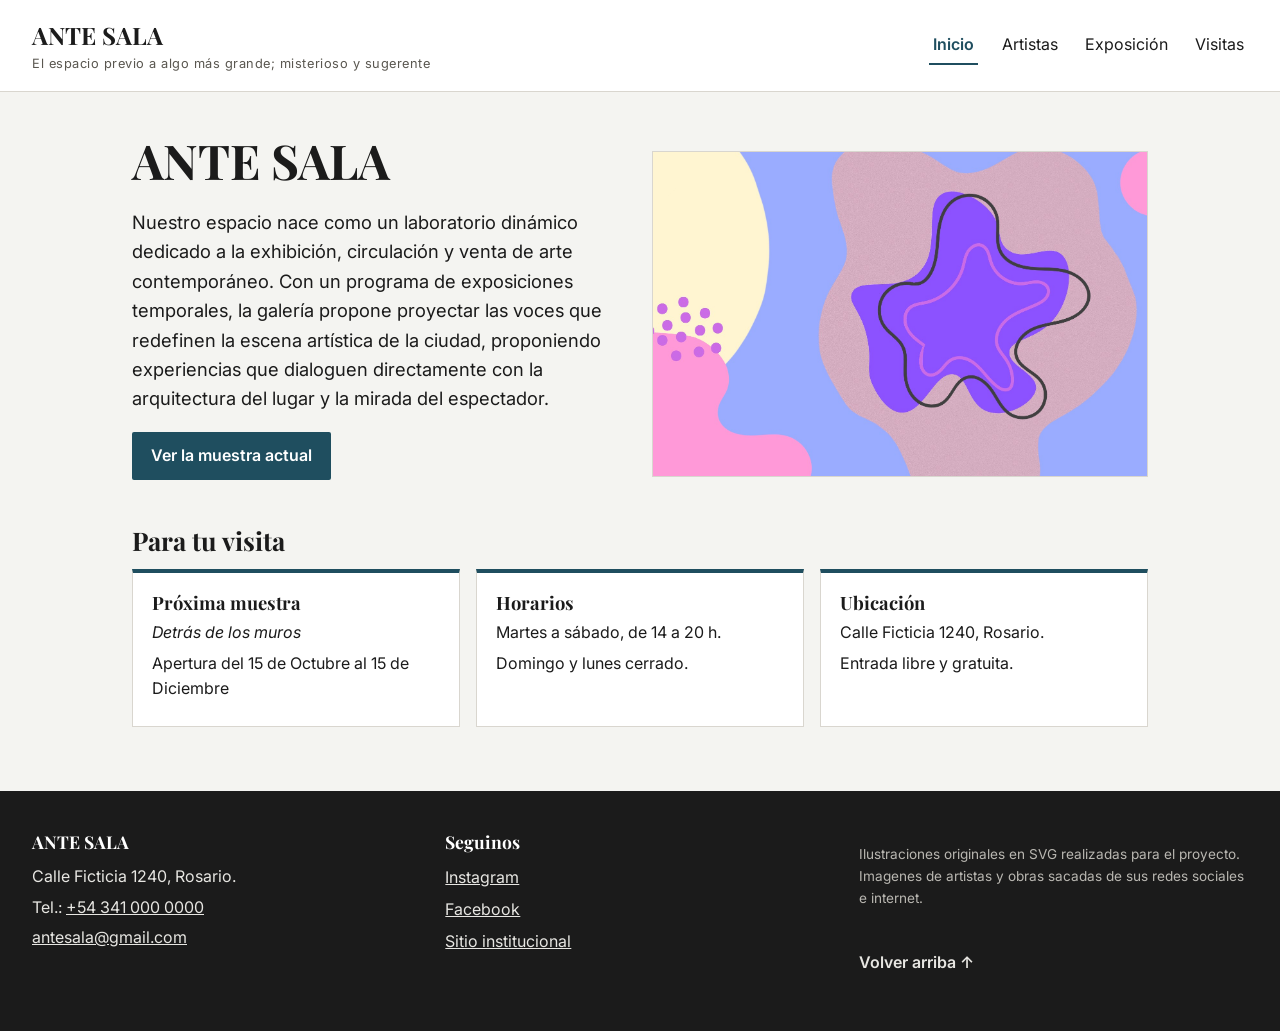
<file: index.html>
<!DOCTYPE html>
<html lang="es">
<head>
  <meta charset="UTF-8">
  <meta name="viewport" content="width=device-width, initial-scale=1.0">
  <meta name="description" content="ANTESALA, el espacio previo a algo más grande; misterioso y sugerente. Horarios, muestra actual y ubicación.">
  <title>Ante Sala - Colección de obras</title>

  <!-- Imágenes: ilustraciones originales en formato SVG creadas para este proyecto. -->
  <link rel="icon" href="img/favicon.svg" type="image/svg+xml">
  <link rel="preconnect" href="https://fonts.googleapis.com">
  <link rel="preconnect" href="https://fonts.gstatic.com" crossorigin>
  <link rel="stylesheet" href="https://fonts.googleapis.com/css2?family=Inter:wght@400;500;600&amp;family=Playfair+Display:wght@600;700&amp;display=swap">
  <link rel="stylesheet" href="css/estilos.css"> <!-- linkeo la hoja de estilos -->
</head>
<body>

  <header class="cabecera" id="inicio">
    <a class="marca" href="index.html">
      <span class="marca__nombre">ANTE SALA</span>
      <span class="marca__tipo">El espacio previo a algo más grande; misterioso y sugerente</span>
    </a>
    <nav class="menu" aria-label="Navegación principal">
      <ul>
        <li><a class="actual" aria-current="page" href="index.html">Inicio</a></li>
        <li><a href="artistas.html">Artistas</a></li>
        <li><a href="exposicion.html">Exposición</a></li>
        <li><a href="visita.html">Visitas</a></li>
      </ul>
    </nav>
  </header>

  <main class="contenido">

    <section class="hero" aria-labelledby="titulo-inicio">
      <div class="hero__texto">
        <h1 id="titulo-inicio">ANTE SALA</h1>
        <p class="hero__intro">
          Nuestro espacio nace como un laboratorio dinámico dedicado a la exhibición, circulación y venta de arte contemporáneo. Con un programa de exposiciones temporales, la galería propone proyectar las voces que redefinen la escena artística de la ciudad, proponiendo experiencias que dialoguen directamente con la arquitectura del lugar y la mirada del espectador.
        </p>
        <p>
          <a class="boton" href="exposicion.html">Ver la muestra actual</a>
        </p>
      </div>
      <figure class="hero__imagen">
        <img src="img/img-inicio.jpeg" width="880" height="560"
             alt="Sala de la galería con tres obras enmarcadas colgadas en la pared, un ventanal con luz natural y un banco de madera en el centro.">
      </figure>
    </section>

    <section class="tarjetas" aria-labelledby="titulo-visita">
      <h2 id="titulo-visita">Para tu visita</h2>
      <div class="tarjetas__fila">

        <article class="tarjeta">
          <h3>Próxima muestra</h3>
          <p><em>Detrás de los muros</em></p>
          <p>Apertura del 15 de Octubre al 15 de Diciembre</p>
        </article>

        <article class="tarjeta">
          <h3>Horarios</h3>
          <p>Martes a sábado, de 14 a 20 h.</p>
          <p>Domingo y lunes cerrado.</p>
        </article>

        <article class="tarjeta">
          <h3>Ubicación</h3>
          <p>Calle Ficticia 1240, Rosario.</p>
          <p>Entrada libre y gratuita.</p>
        </article>

      </div>
    </section>

  </main>

  <footer class="pie">
    <div class="pie__col">
      <h2 class="pie__titulo">ANTE SALA</h2>
      <address>
        Calle Ficticia 1240, Rosario.<br>
        Tel.: <a href="tel:+543410000000">+54 341 000 0000</a><br>
        <a href="mailto:antesala@gmail.com">antesala@gmail.com</a>
      </address>
    </div>
    <div class="pie__col">
      <h2 class="pie__titulo">Seguinos</h2>
      <ul class="redes">
        <li><a href="#">Instagram</a></li>
        <li><a href="#">Facebook</a></li>
        <li><a href="https://www.uai.edu.ar">Sitio institucional</a></li>
      </ul>
    </div>
    <div class="pie__col">
      <p class="pie__nota">
        Ilustraciones originales en SVG realizadas para el proyecto.
        <br>Imagenes de artistas y obras sacadas de sus redes sociales e internet.
      </p>
      <p><a class="volver" href="#inicio">Volver arriba ↑</a></p>
    </div>
  </footer>

</body>
</html>
</file>
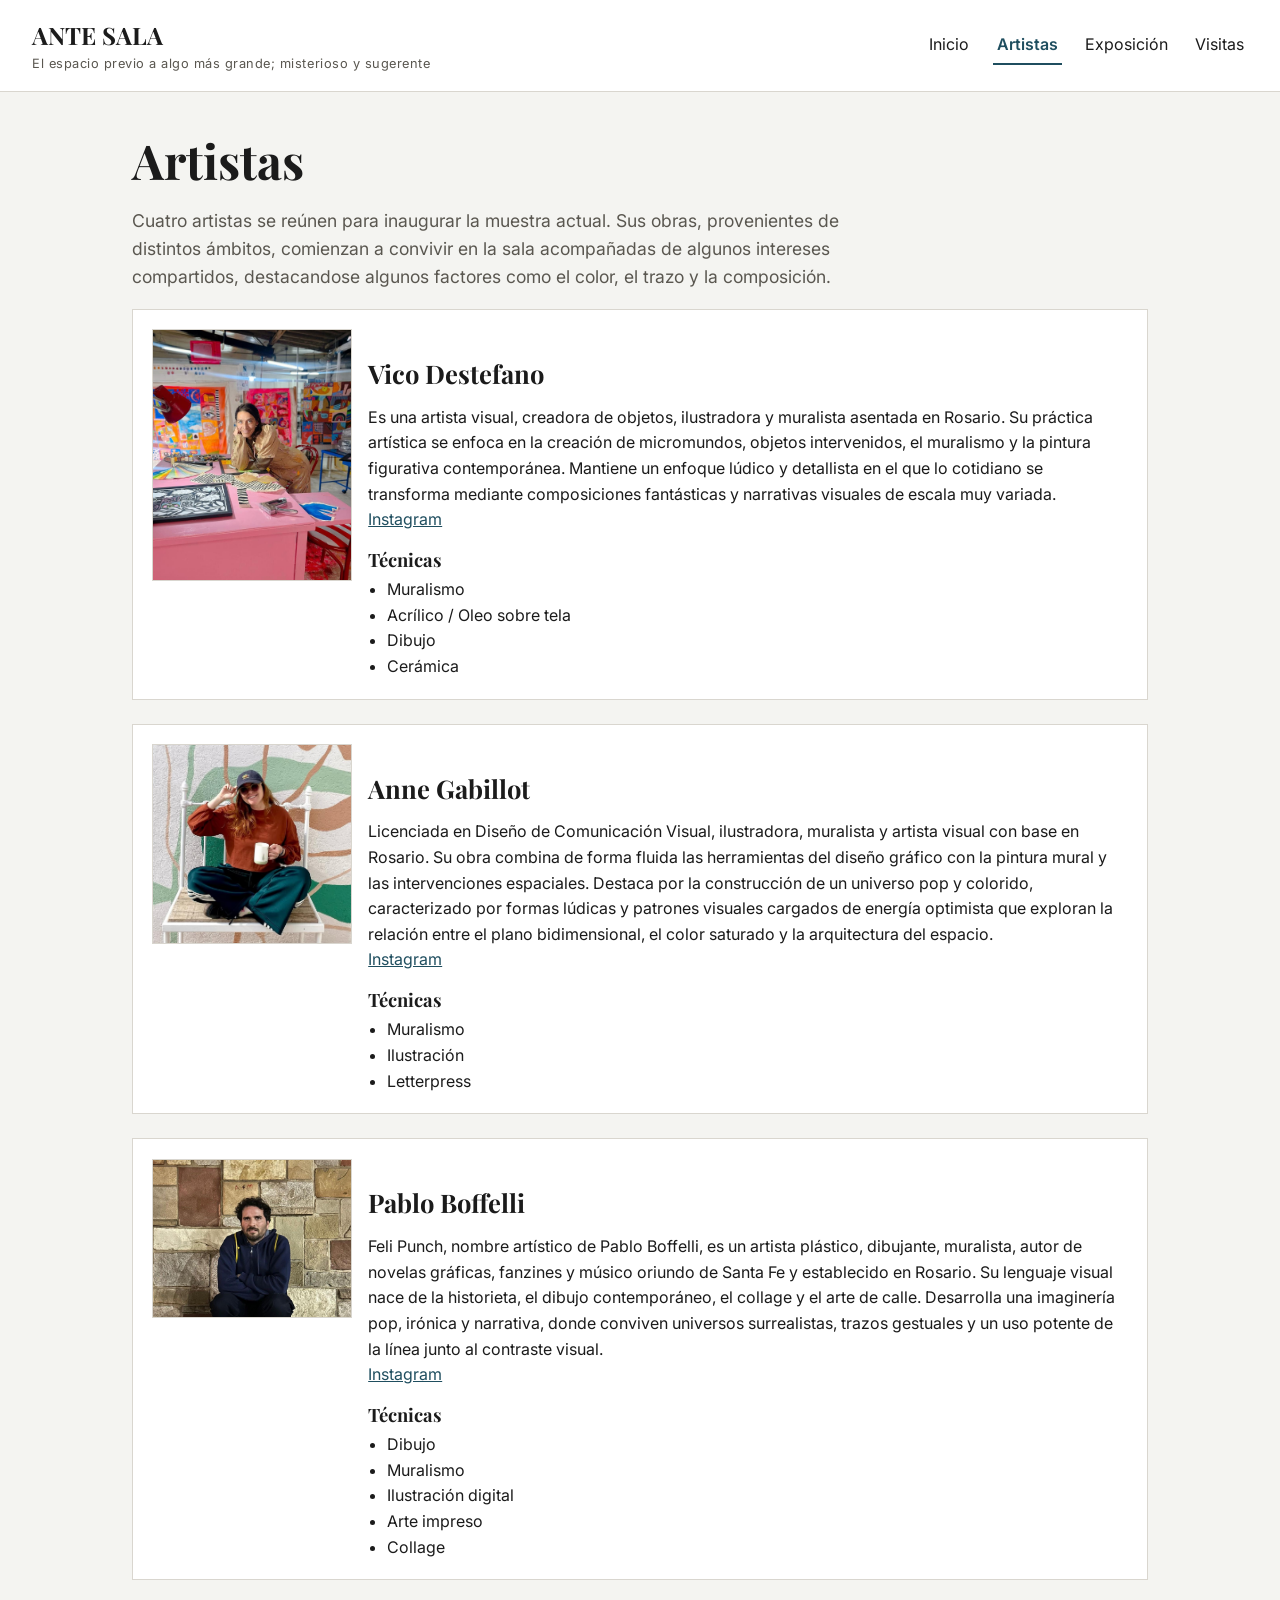
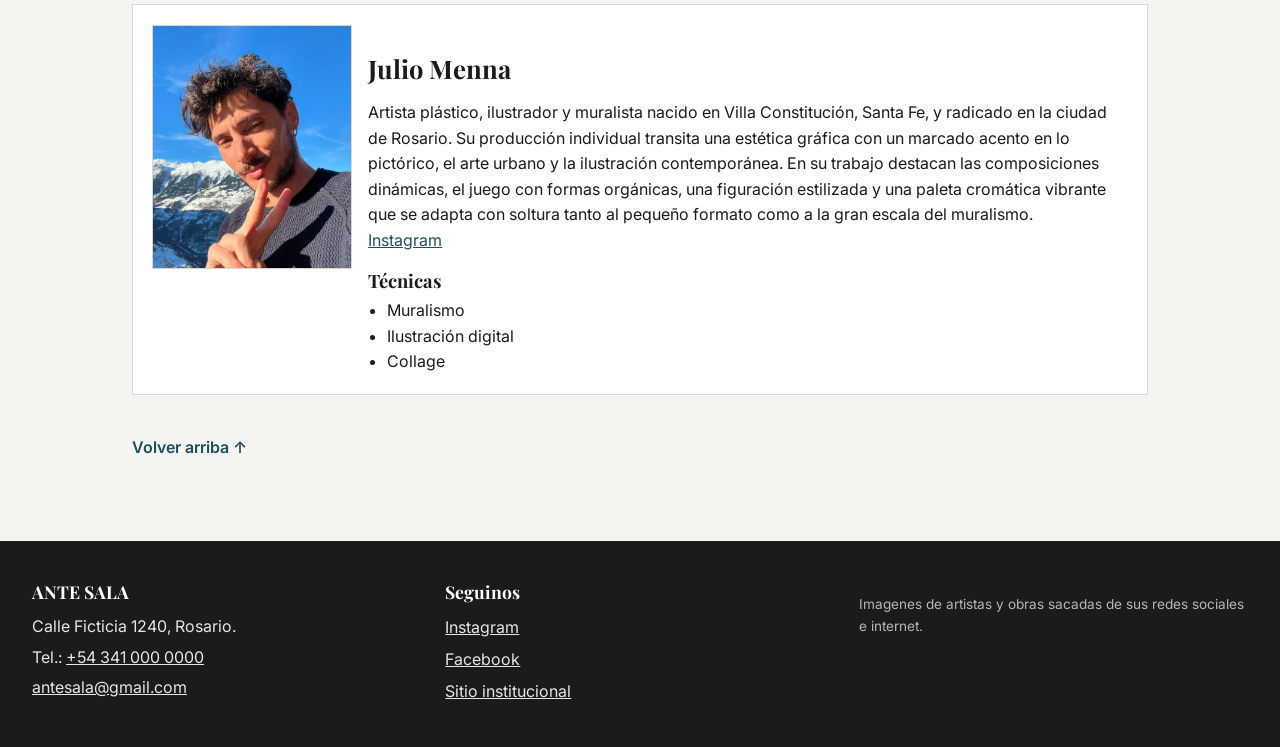
<file: artistas.html>
<!DOCTYPE html>
<html lang="es">
<head>
  <meta charset="UTF-8">
  <meta name="viewport" content="width=device-width, initial-scale=1.0">
  <meta name="description" content="Artistas de ANTE SALA. Biografías breves y técnicas de cada autor.">
  <title>Artistas — ANTE SALA</title>

  <!-- Imágenes: ilustraciones originales en formato SVG creadas para este proyecto. -->
  <link rel="icon" href="img/favicon.svg" type="image/svg+xml">
  <link rel="preconnect" href="https://fonts.googleapis.com">
  <link rel="preconnect" href="https://fonts.gstatic.com" crossorigin>
  <link rel="stylesheet" href="https://fonts.googleapis.com/css2?family=Inter:wght@400;500;600&amp;family=Playfair+Display:wght@600;700&amp;display=swap">
  <link rel="stylesheet" href="css/estilos.css">
</head>
<body>

  <header class="cabecera" id="inicio">
    <a class="marca" href="index.html">
      <span class="marca__nombre">ANTE SALA</span>
      <span class="marca__tipo">El espacio previo a algo más grande; misterioso y sugerente</span>
    </a>
    <nav class="menu" aria-label="Navegación principal">
      <ul>
        <li><a href="index.html">Inicio</a></li>
        <li><a class="actual" aria-current="page" href="artistas.html">Artistas</a></li>
        <li><a href="exposicion.html">Exposición</a></li>
        <li><a href="visita.html">Visitas</a></li>
      </ul>
    </nav>
  </header>

  <main class="contenido">

    <h1>Artistas</h1>
    <p class="entrada">
      Cuatro artistas se reúnen para inaugurar la muestra actual. 
      Sus obras, provenientes de distintos ámbitos, comienzan a convivir en la sala acompañadas de algunos intereses compartidos, destacandose algunos factores como el color, el trazo y la composición.
    </p>

    <section class="artistas" aria-label="Listado de artistas">

      <article class="artista">
        <img class="artista__foto" src="img/artista1.jpeg" width="400" height="400"
             alt="Foto de Vico Destefano en un taller de arte sacada de sus redes sociales">
        <div class="artista__texto">
          <h2>Vico Destefano</h2>
          <p>
            Es una artista visual, creadora de objetos, ilustradora y muralista asentada en Rosario. Su práctica artística se enfoca en la creación de micromundos, objetos intervenidos, el muralismo y la pintura figurativa contemporánea. 
            Mantiene un enfoque lúdico y detallista en el que lo cotidiano se transforma mediante composiciones fantásticas y narrativas visuales de escala muy variada.
            <br><a href="https://www.instagram.com/vicodestefano/" target="_blank" rel="noopener">Instagram</a>
          </p>
          <h3>Técnicas</h3>
          <ul class="tecnicas">
            <li>Muralismo</li>
            <li>Acrílico / Oleo sobre tela</li>
            <li>Dibujo</li>
            <li>Cerámica</li>
          </ul>
        </div>
      </article>

      <article class="artista">
        <img class="artista__foto" src="img/artista2.jpeg" width="400" height="400"
             alt="Foto de Anne Gabillot con un mural de fondo, sacada de sus redes sociales">
        <div class="artista__texto">
          <h2>Anne Gabillot</h2>
          <p>
            Licenciada en Diseño de Comunicación Visual, ilustradora, muralista y artista visual con base en Rosario. 
            Su obra combina de forma fluida las herramientas del diseño gráfico con la pintura mural y las intervenciones espaciales. Destaca por la construcción de un universo pop y colorido, caracterizado por formas lúdicas y patrones visuales cargados de energía optimista que exploran la relación entre el plano bidimensional, el color saturado y la arquitectura del espacio.
            <br><a href="https://www.instagram.com/annegabillot/" target="_blank" rel="noopener">Instagram</a>
          </p>
          <h3>Técnicas</h3>
          <ul class="tecnicas">
            <li>Muralismo</li>
            <li>Ilustración</li>
            <li>Letterpress</li>
          </ul>
        </div>
      </article>

      <article class="artista">
        <img class="artista__foto" src="img/artista3.jpeg" width="400" height="400"
             alt="Foto de Pablo Boffelli con una pared de mosaicos de fondo, sacada de internet">
        <div class="artista__texto">
          <h2>Pablo Boffelli</h2>
          <p>
            Feli Punch, nombre artístico de Pablo Boffelli, es un artista plástico, dibujante, muralista, autor de novelas gráficas, fanzines y músico oriundo de Santa Fe y establecido en Rosario. 
            Su lenguaje visual nace de la historieta, el dibujo contemporáneo, el collage y el arte de calle. Desarrolla una imaginería pop, irónica y narrativa, donde conviven universos surrealistas, trazos gestuales y un uso potente de la línea junto al contraste visual.
            <br><a href="https://www.instagram.com/feli_punch/" target="_blank" rel="noopener">Instagram</a>
          </p>
          <h3>Técnicas</h3>
          <ul class="tecnicas">
            <li>Dibujo</li>
            <li>Muralismo</li>
            <li>Ilustración digital</li>
            <li>Arte impreso</li>
            <li>Collage</li>
          </ul>
        </div>
      </article>

      <article class="artista">
        <img class="artista__foto" src="img/artista4.jpeg" width="400" height="400"
             alt="Foto de Julio Menna en el sur de Argentina haciendo el simbolo de paz con los dedos, sacada de sus redes sociales">
        <div class="artista__texto">
          <h2>Julio Menna</h2>
          <p>
            Artista plástico, ilustrador y muralista nacido en Villa Constitución, Santa Fe, y radicado en la ciudad de Rosario. Su producción individual transita una estética gráfica con un marcado acento en lo pictórico, el arte urbano y la ilustración contemporánea. 
            En su trabajo destacan las composiciones dinámicas, el juego con formas orgánicas, una figuración estilizada y una paleta cromática vibrante que se adapta con soltura tanto al pequeño formato como a la gran escala del muralismo.
            <br><a href="https://www.instagram.com/juliomenna/" target="_blank" rel="noopener">Instagram</a>
          </p>
          <h3>Técnicas</h3>
          <ul class="tecnicas">
            <li>Muralismo</li>
            <li>Ilustración digital</li>
            <li>Collage</li>
          </ul>
        </div>
      </article>

    </section>

    <p><a class="volver" href="#inicio">Volver arriba ↑</a></p>

  </main>

  <footer class="pie">
    <div class="pie__col">
      <h2 class="pie__titulo">ANTE SALA</h2>
      <address>
        Calle Ficticia 1240, Rosario.<br>
        Tel.: <a href="tel:+543410000000">+54 341 000 0000</a><br>
        <a href="mailto:antesala@gmail.com">antesala@gmail.com</a>
      </address>
    </div>
    <div class="pie__col">
      <h2 class="pie__titulo">Seguinos</h2>
      <ul class="redes">
        <li><a href="#">Instagram</a></li>
        <li><a href="#">Facebook</a></li>
        <li><a href="https://www.uai.edu.ar">Sitio institucional</a></li>
      </ul>
    </div>
    <div class="pie__col">
      <p class="pie__nota">
        Imagenes de artistas y obras sacadas de sus redes sociales e internet.
      </p>
    </div>
  </footer>

</body>
</html>
</file>
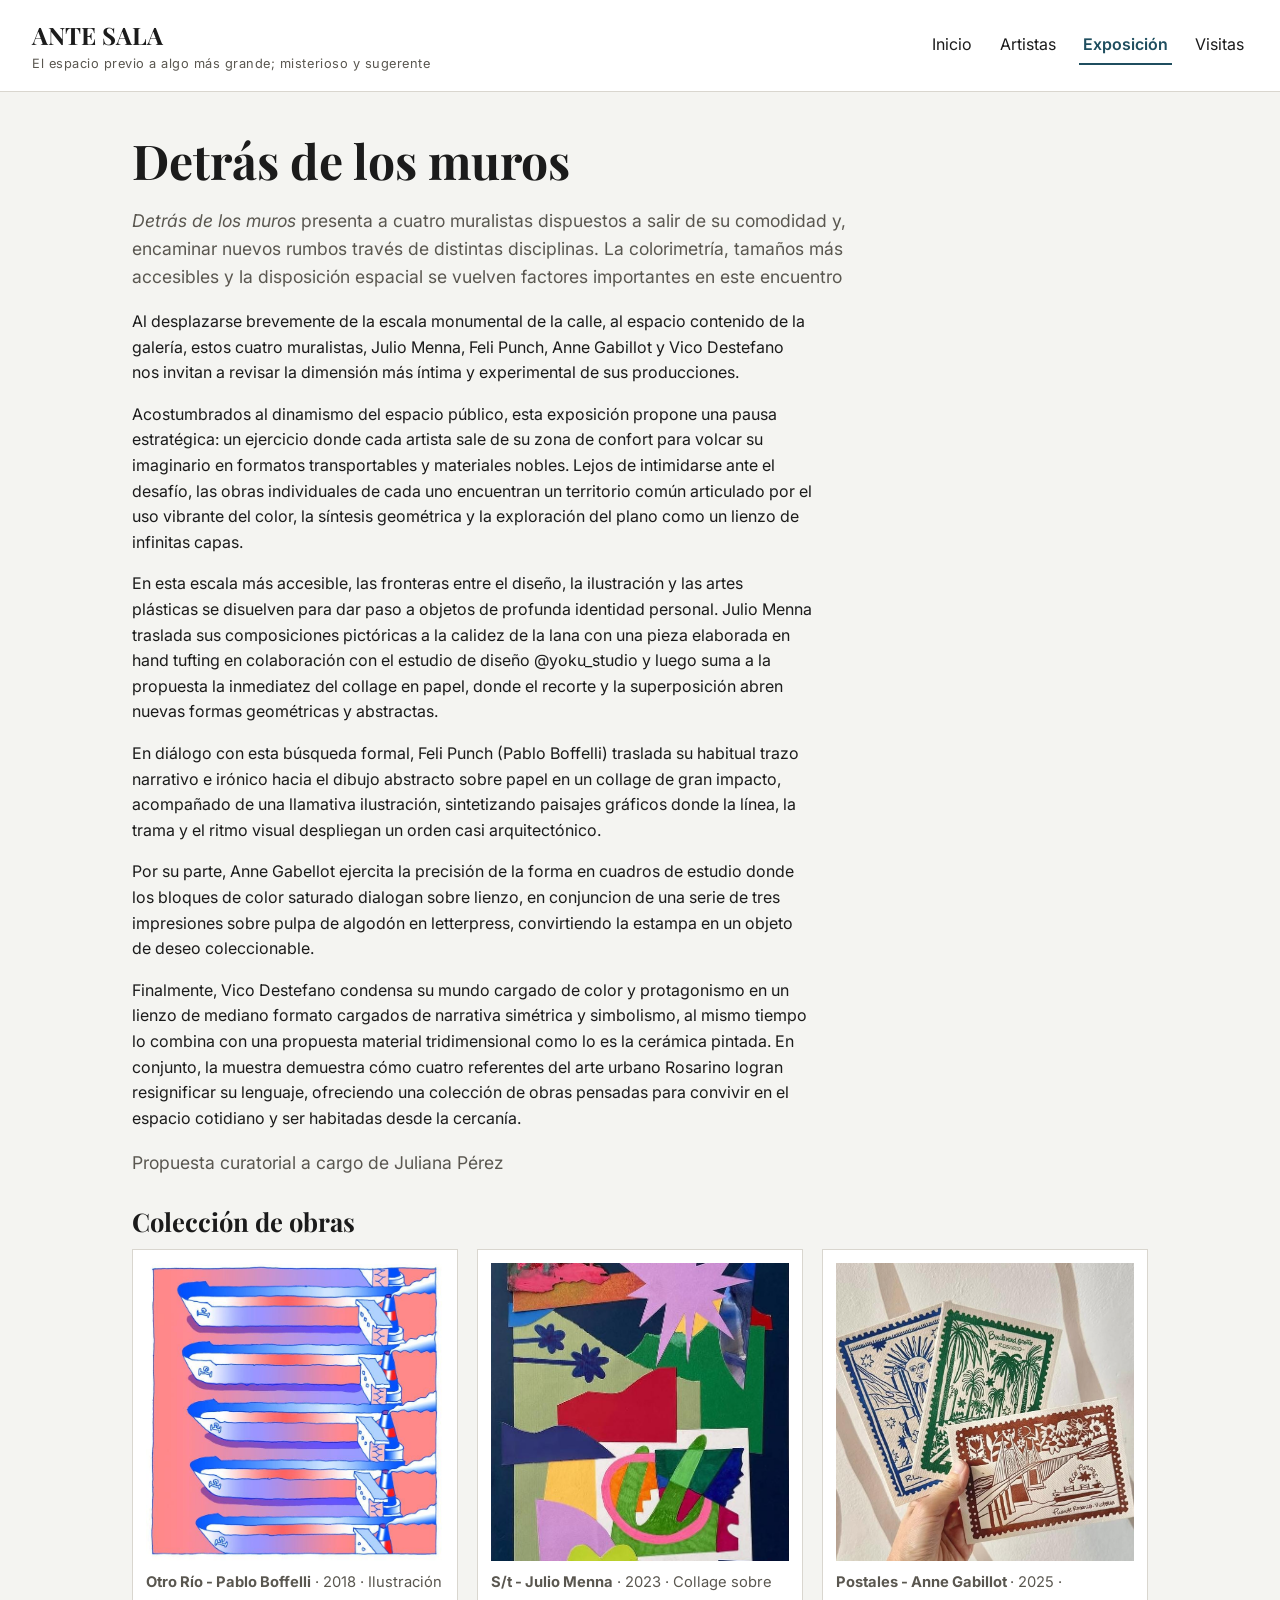
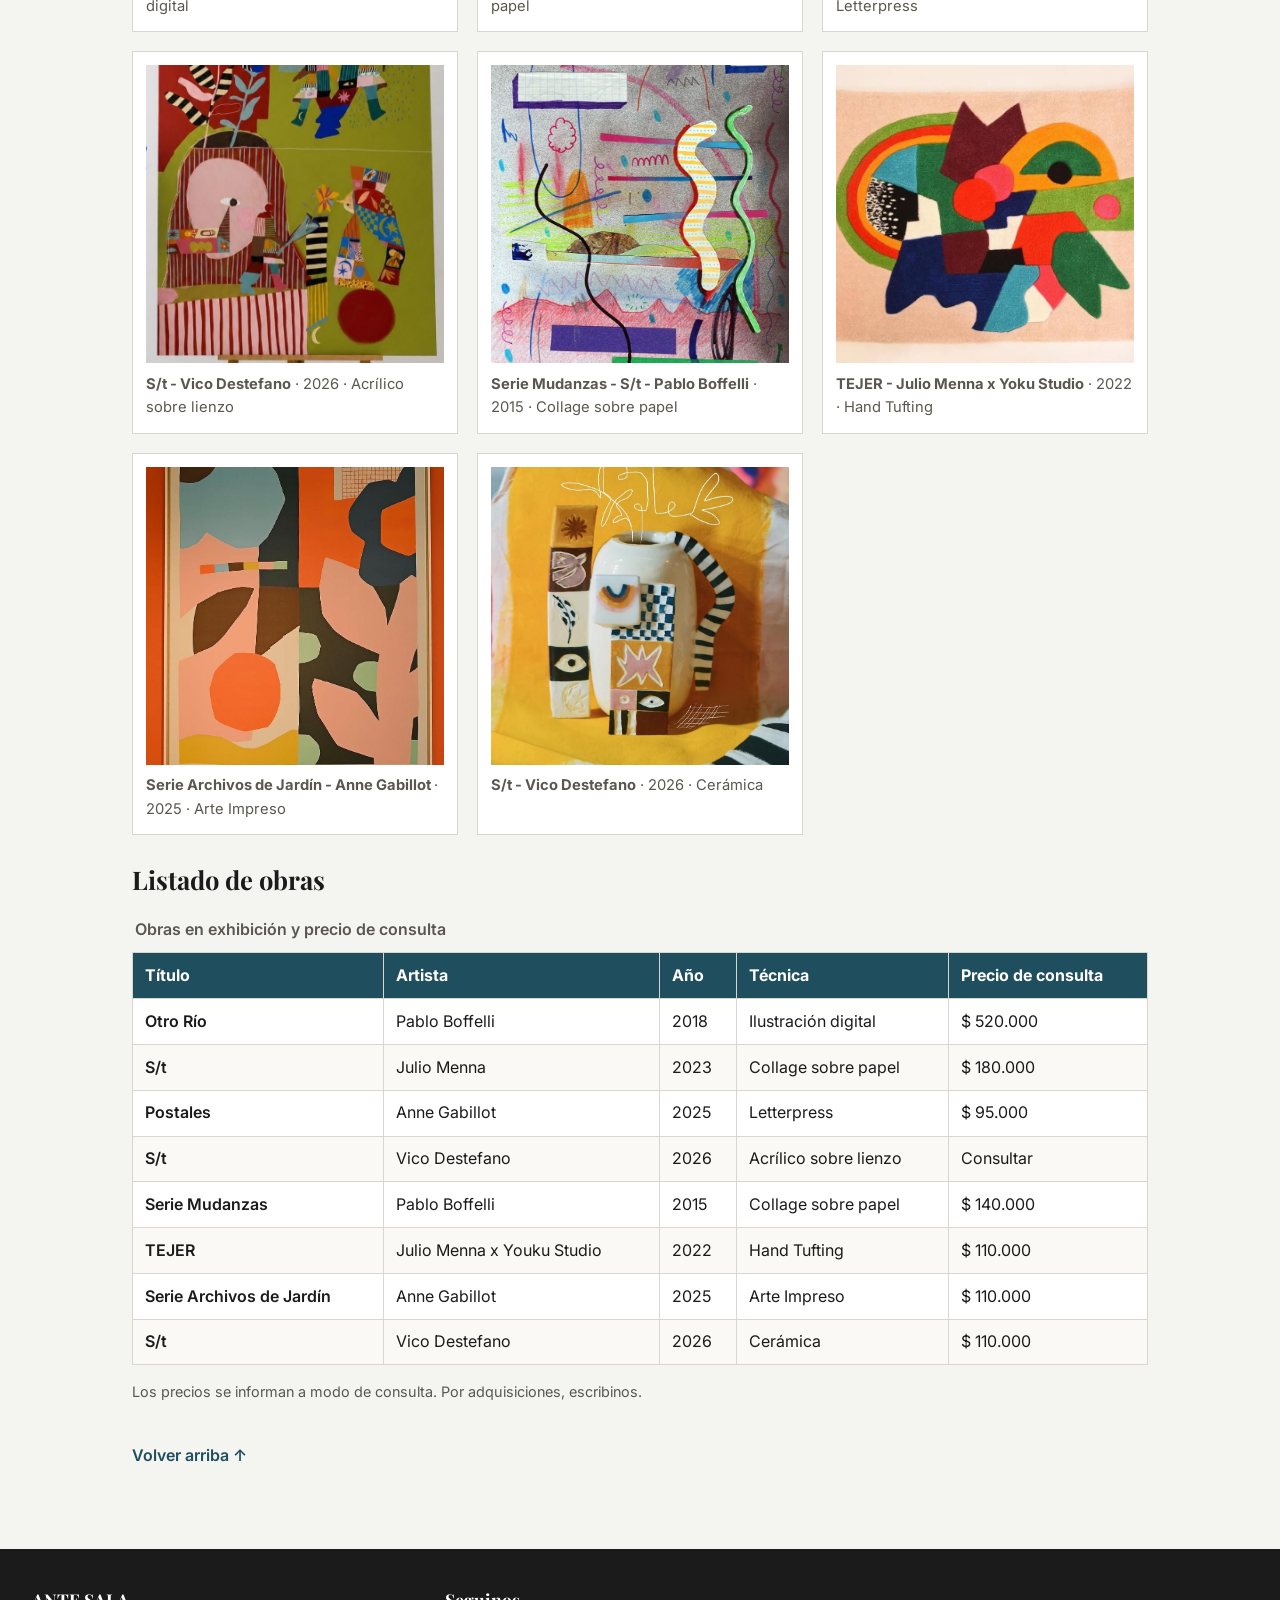
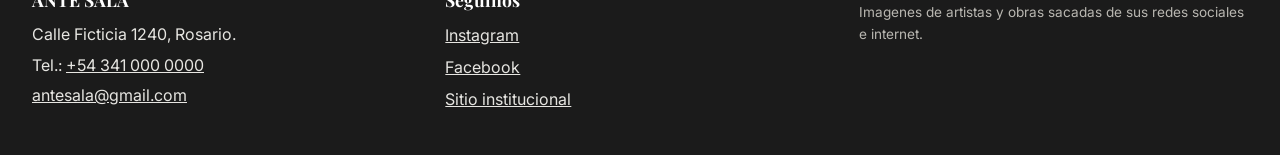
<file: exposicion.html>
<!DOCTYPE html>
<html lang="es">
<head>
  <meta charset="UTF-8">
  <meta name="viewport" content="width=device-width, initial-scale=1.0">
  <meta name="description" content="Detrás de los muros, exposición actual de ANTE SALA: colección de obras">
  <title>Exposición: Detrás de los muros — ANTE SALA</title>

  <!-- Imágenes: ilustraciones originales en formato SVG creadas para este proyecto. -->
  <link rel="icon" href="img/favicon.svg" type="image/svg+xml">
  <link rel="preconnect" href="https://fonts.googleapis.com">
  <link rel="preconnect" href="https://fonts.gstatic.com" crossorigin>
  <link rel="stylesheet" href="https://fonts.googleapis.com/css2?family=Inter:wght@400;500;600&amp;family=Playfair+Display:wght@600;700&amp;display=swap">
  <link rel="stylesheet" href="css/estilos.css">
</head>
<body>

  <header class="cabecera" id="inicio">
    <a class="marca" href="index.html">
      <span class="marca__nombre">ANTE SALA</span>
      <span class="marca__tipo">El espacio previo a algo más grande; misterioso y sugerente</span>
    </a>
    <nav class="menu" aria-label="Navegación principal">
      <ul>
        <li><a href="index.html">Inicio</a></li>
        <li><a href="artistas.html">Artistas</a></li>
        <li><a class="actual" aria-current="page" href="exposicion.html">Exposición</a></li>
        <li><a href="visita.html">Visitas</a></li>
      </ul>
    </nav>
  </header>

  <main class="contenido">

    <h1>Detrás de los muros</h1>

    <section class="curatorial" aria-label="Texto curatorial">
      <p class="entrada">
        <em>Detrás de los muros</em> presenta a cuatro muralistas dispuestos a salir de su comodidad y, encaminar nuevos rumbos través de distintas disciplinas. 
        La colorimetría, tamaños más accesibles y la disposición espacial se vuelven factores importantes en este encuentro
      </p>
      <p>
        Al desplazarse brevemente de la escala monumental de la calle, al espacio contenido de la galería, estos cuatro muralistas, Julio Menna, Feli Punch, Anne Gabillot y Vico Destefano nos invitan a revisar la dimensión más íntima y experimental de sus producciones.
      </p>
      <p>
        Acostumbrados al dinamismo del espacio público, esta exposición propone una pausa estratégica: un ejercicio donde cada artista sale de su zona de confort para volcar su imaginario en formatos transportables y materiales nobles. Lejos de intimidarse ante el desafío, las obras individuales de cada uno encuentran un territorio común articulado por el uso vibrante del color, la síntesis geométrica y la exploración del plano como un lienzo de infinitas capas.
      </p>
      <p>
        En esta escala más accesible, las fronteras entre el diseño, la ilustración y las artes plásticas se disuelven para dar paso a objetos de profunda identidad personal. Julio Menna traslada sus composiciones pictóricas a la calidez de la lana con una pieza elaborada en hand tufting en colaboración con el estudio de diseño @yoku_studio y luego suma a la propuesta la inmediatez del collage en papel, donde el recorte y la superposición abren nuevas formas geométricas y abstractas.
      </p>
      <p>
        En diálogo con esta búsqueda formal, Feli Punch (Pablo Boffelli) traslada su habitual trazo narrativo e irónico hacia el dibujo abstracto sobre papel  en un collage de gran impacto, acompañado de una llamativa ilustración, sintetizando paisajes gráficos donde la línea, la trama y el ritmo visual despliegan un orden casi arquitectónico.  
      </p>
      <p>
        Por su parte, Anne Gabellot ejercita la precisión de la forma en cuadros de estudio donde los bloques de color saturado dialogan sobre lienzo, en conjuncion de una serie de tres impresiones sobre pulpa de algodón en letterpress, convirtiendo la estampa en un objeto de deseo coleccionable. 
      </p>
      <p>
        Finalmente, Vico Destefano condensa su mundo cargado de color y protagonismo en un lienzo de mediano formato cargados de narrativa simétrica y simbolismo, al mismo tiempo lo combina con una propuesta material tridimensional como lo es la cerámica pintada. En conjunto, la muestra demuestra cómo cuatro referentes del arte urbano Rosarino logran resignificar su lenguaje, ofreciendo una colección de obras pensadas para convivir en el espacio cotidiano y ser habitadas desde la cercanía.
      </p>
      <p class="entrada">Propuesta curatorial a cargo de Juliana Pérez</p>
    </section>

    <section class="galeria" aria-labelledby="titulo-galeria">
      <h2 id="titulo-galeria">Colección de obras</h2>
      <div class="galeria__grid">

        <figure class="obra">
          <img src="img/obra1.jpeg" width="500" height="500"
               alt="Ilustración digital 'Otro Río' de Pablo Boffelli mostrando una repetición de barcos.">
          <figcaption><b>Otro Río - Pablo Boffelli</b> · 2018 · Ilustración digital</figcaption>
        </figure>

        <figure class="obra">
          <img src="img/obra2.jpeg" width="500" height="500"
               alt="Collage sobre papel sin título de Julio Menna con formas abstractas coloridas y una estrella lila">
          <figcaption><b>S/t - Julio Menna</b> · 2023 · Collage sobre papel</figcaption>
        </figure>

        <figure class="obra">
          <img src="img/obra3.jpeg" width="500" height="500"
               alt="Tres postales en letterpress de Anne Gabillot con ilustraciones de paisajes icónicos de Rosario.">
          <figcaption><b>Postales - Anne Gabillot </b> · 2025 · Letterpress</figcaption>
        </figure>

        <figure class="obra">
          <img src="img/obra4.jpeg" width="500" height="500"
               alt="Pintura acrílica sobre lienzo sin título de Vico Destefano con un rostro y figuras abstractas.">
          <figcaption><b>S/t - Vico Destefano</b> · 2026 · Acrílico sobre lienzo</figcaption>
        </figure>

        <figure class="obra">
          <img src="img/obra5.jpeg" width="500" height="500"
               alt="Collage sobre papel 'Serie Mudanzas' de Pablo Boffelli con líneas onduladas y recortes geométricos.">
          <figcaption><b>Serie Mudanzas - S/t - Pablo Boffelli</b> · 2015 · Collage sobre papel</figcaption>
        </figure>

        <figure class="obra">
          <img src="img/obra6.jpeg" width="500" height="500"
               alt="Obra textil de hand tufting 'TEJER' de Julio Menna y Yoku Studio con formas abstractas en colores vibrantes.">
          <figcaption><b>TEJER - Julio Menna x Yoku Studio</b> · 2022 · Hand Tufting</figcaption>
        </figure>

        <figure class="obra">
          <img src="img/obra7.jpeg" width="500" height="500"
               alt="Arte impreso 'Serie Archivos de Jardín' de Anne Gabillot con figuras botánicas y geométricas abstractas.">
          <figcaption><b>Serie Archivos de Jardín - Anne Gabillot </b> · 2025 · Arte Impreso</figcaption>
        </figure>

        <figure class="obra">
          <img src="img/obra8.jpeg" width="500" height="500"
               alt="Pieza de cerámica sin título de Vico Destefano tipo jarrón con patrones geométricos y asa a rayas.">
          <figcaption><b>S/t - Vico Destefano</b> · 2026 · Cerámica</figcaption>
        </figure>
      </div>
    </section>

    <section class="listado" aria-labelledby="titulo-listado">
      <h2 id="titulo-listado">Listado de obras</h2>
      <div class="tabla-scroll">
        <table>
          <caption>Obras en exhibición y precio de consulta</caption>
          <thead>
            <tr>
              <th scope="col">Título</th>
              <th scope="col">Artista</th>
              <th scope="col">Año</th>
              <th scope="col">Técnica</th>
              <th scope="col">Precio de consulta</th>
            </tr>
          </thead>
          <tbody>
            <tr>
              <th scope="row">Otro Río</th>
              <td>Pablo Boffelli</td>
              <td>2018</td>
              <td>Ilustración digital</td>
              <td>$ 520.000</td>
            </tr>
            <tr>
              <th scope="row">S/t</th>
              <td>Julio Menna</td>
              <td>2023</td>
              <td>Collage sobre papel</td>
              <td>$ 180.000</td>
            </tr>
            <tr>
              <th scope="row">Postales</th>
              <td>Anne Gabillot</td>
              <td>2025</td>
              <td>Letterpress</td>
              <td>$ 95.000</td>
            </tr>
            <tr>
              <th scope="row">S/t</th>
              <td>Vico Destefano</td>
              <td>2026</td>
              <td>Acrílico sobre lienzo</td>
              <td>Consultar</td>
            </tr>
            <tr>
              <th scope="row">Serie Mudanzas</th>
              <td>Pablo Boffelli</td>
              <td>2015</td>
              <td>Collage sobre papel</td>
              <td>$ 140.000</td>
            </tr>
            <tr>
              <th scope="row">TEJER</th>
              <td>Julio Menna x Youku Studio</td>
              <td>2022</td>
              <td>Hand Tufting</td>
              <td>$ 110.000</td>
            </tr>
            <tr>
              <th scope="row">Serie Archivos de Jardín</th>
              <td>Anne Gabillot</td>
              <td>2025</td>
              <td>Arte Impreso</td>
              <td>$ 110.000</td>
            </tr>
            <tr>
              <th scope="row">S/t</th>
              <td>Vico Destefano</td>
              <td>2026</td>
              <td>Cerámica</td>
              <td>$ 110.000</td>
            </tr>
          </tbody>
        </table>
      </div>
      <p class="nota">Los precios se informan a modo de consulta. Por adquisiciones, escribinos.</p>
    </section>

    <p><a class="volver" href="#inicio">Volver arriba ↑</a></p>

  </main>

  <footer class="pie">
    <div class="pie__col">
      <h2 class="pie__titulo">ANTE SALA</h2>
      <address>
        Calle Ficticia 1240, Rosario.<br>
        Tel.: <a href="tel:+543410000000">+54 341 000 0000</a><br>
        <a href="mailto:antesala@gmail.com">antesala@gmail.com</a>
      </address>
    </div>
    <div class="pie__col">
      <h2 class="pie__titulo">Seguinos</h2>
      <ul class="redes">
        <li><a href="#">Instagram</a></li>
        <li><a href="#">Facebook</a></li>
        <li><a href="https://www.uai.edu.ar">Sitio institucional</a></li>
      </ul>
    </div>
    <div class="pie__col">
      <p class="pie__nota">
        Imagenes de artistas y obras sacadas de sus redes sociales e internet.
      </p>
    </div>
  </footer>

</body>
</html>
</file>
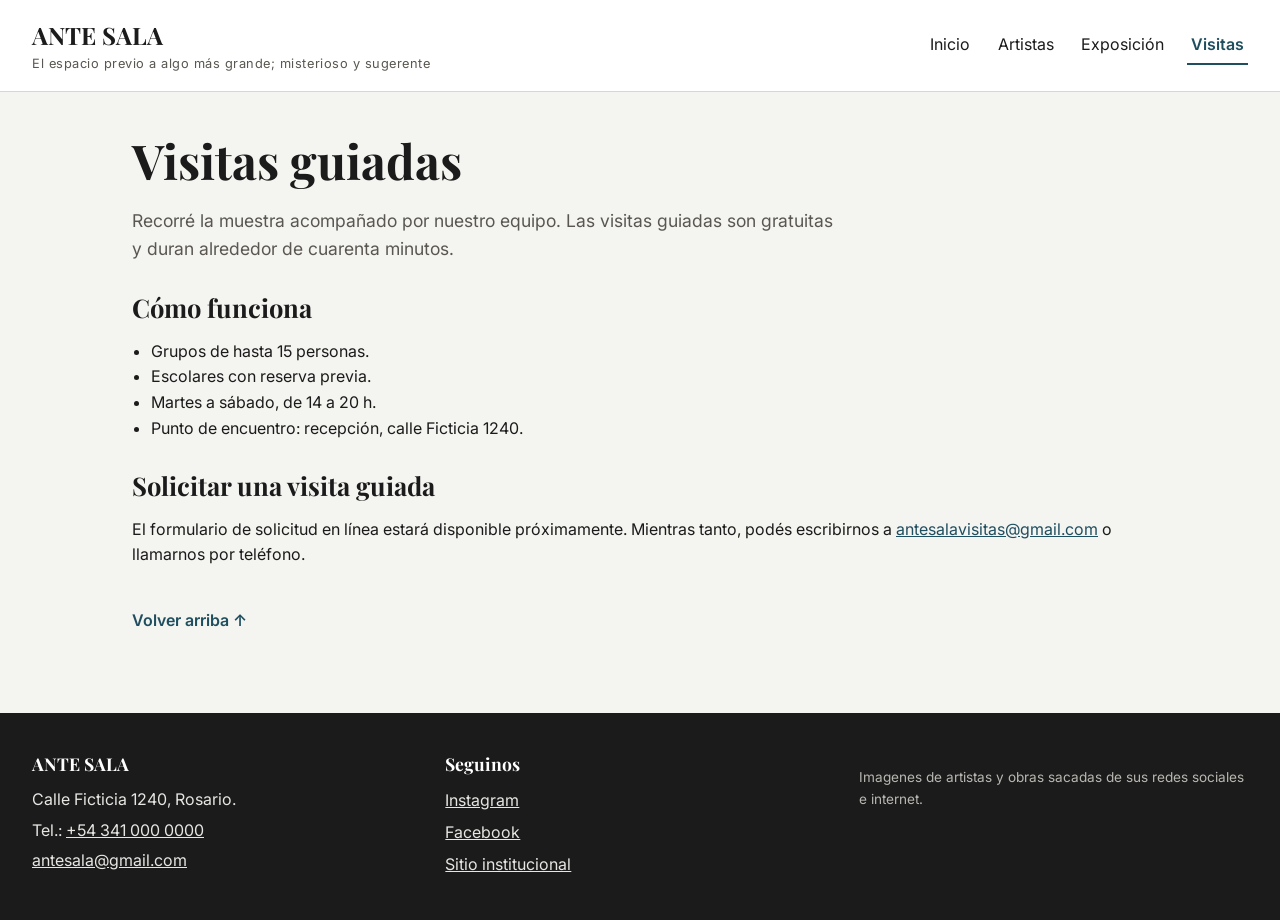
<file: visita.html>
<!DOCTYPE html>
<html lang="es">
<head>
  <meta charset="UTF-8">
  <meta name="viewport" content="width=device-width, initial-scale=1.0">
  <meta name="description" content="Visitas guiadas en ANTE SALA: información para grupos y escolares. Próximamente, solicitud en línea.">
  <title>Visitas guiadas — ANTE SALA</title>

  <!-- Imágenes: ilustraciones originales en formato SVG creadas para este proyecto. -->
  <link rel="icon" href="img/favicon.svg" type="image/svg+xml">
  <link rel="preconnect" href="https://fonts.googleapis.com">
  <link rel="preconnect" href="https://fonts.gstatic.com" crossorigin>
  <link rel="stylesheet" href="https://fonts.googleapis.com/css2?family=Inter:wght@400;500;600&amp;family=Playfair+Display:wght@600;700&amp;display=swap">
  <link rel="stylesheet" href="css/estilos.css">
</head>
<body>

  <header class="cabecera" id="inicio">
    <a class="marca" href="index.html">
      <span class="marca__nombre">ANTE SALA</span>
      <span class="marca__tipo">El espacio previo a algo más grande; misterioso y sugerente</span>
    </a>
    <nav class="menu" aria-label="Navegación principal">
      <ul>
        <li><a href="index.html">Inicio</a></li>
        <li><a href="artistas.html">Artistas</a></li>
        <li><a href="exposicion.html">Exposición</a></li>
        <li><a class="actual" aria-current="page" href="visita.html">Visitas</a></li>
      </ul>
    </nav>
  </header>

  <main class="contenido">

    <h1>Visitas guiadas</h1>
    <p class="entrada">
      Recorré la muestra acompañado por nuestro equipo. Las visitas guiadas son
      gratuitas y duran alrededor de cuarenta minutos.
    </p>

    <section class="info-visita" aria-labelledby="titulo-info">
      <h2 id="titulo-info">Cómo funciona</h2>
      <ul class="lista-info">
        <li>Grupos de hasta 15 personas.</li>
        <li>Escolares con reserva previa.</li>
        <li>Martes a sábado, de 14 a 20 h.</li>
        <li>Punto de encuentro: recepción, calle Ficticia 1240.</li>
      </ul>
    </section>

    <section class="solicitud" aria-labelledby="titulo-solicitud">
      <h2 id="titulo-solicitud">Solicitar una visita guiada</h2>
      <p>
        El formulario de solicitud en línea estará disponible próximamente. Mientras
        tanto, podés escribirnos a
        <a href="mailto:antesalavisitas@gmail.com">antesalavisitas@gmail.com</a>
        o llamarnos por teléfono.
      </p>
    </section>

    <p><a class="volver" href="#inicio">Volver arriba ↑</a></p>

  </main>

  <footer class="pie">
    <div class="pie__col">
      <h2 class="pie__titulo">ANTE SALA</h2>
      <address>
        Calle Ficticia 1240, Rosario.<br>
        Tel.: <a href="tel:+543410000000">+54 341 000 0000</a><br>
        <a href="mailto:antesala@gmail.com">antesala@gmail.com</a>
      </address>
    </div>
    <div class="pie__col">
      <h2 class="pie__titulo">Seguinos</h2>
      <ul class="redes">
        <li><a href="#">Instagram</a></li>
        <li><a href="#">Facebook</a></li>
        <li><a href="https://www.uai.edu.ar">Sitio institucional</a></li>
      </ul>
    </div>
    <div class="pie__col">
      <p class="pie__nota">
        Imagenes de artistas y obras sacadas de sus redes sociales e internet.
      </p>
    </div>
  </footer>

</body>
</html>
</file>
<file: css/estilos.css>
/* ==========================================================================
   ANTE SALA — hoja de estilos 
   Introducción a la programación web · HTML5 + CSS3
   Orden: variables · base · cabecera · main · componentes · pie ·
   ========================================================================== */

/* -------------------------------------------------- Paleta y tipografías */
:root {
  --color-fondo:        #f4f4f1;  /* fondo (pared de galería) */
  --color-texto:        #1b1b1b;  /* texto (tinta)            */
  --color-acento:       #1f4e5f;  /* acento (petróleo)        */
  --color-acento-fuerte:#123b48;  /* acento en hover          */
  --color-borde:        #d9d6cf;  /* borde (línea fina)       */
  --color-superficie:   #ffffff;  /* tarjetas y celdas        */
  --color-suave:        #5a5750;  /* texto secundario         */

  --fuente-titulo: "Playfair Display", Georgia, "Times New Roman", serif;
  --fuente-cuerpo: "Inter", system-ui, -apple-system, "Segoe UI", Roboto, sans-serif;
}

/* -------------------------------------------------- Reset / box model */
* {
  box-sizing: border-box;
}

html {
  scroll-behavior: smooth;
}

body {
  margin: 0;
  background-color: var(--color-fondo);
  color: var(--color-texto);
  font-family: var(--fuente-cuerpo);
  font-size: 1rem;
  line-height: 1.6;
}

img {
  max-width: 100%;
  height: auto;
  display: block;
}

a {
  color: var(--color-acento);
}

a:hover {
  color: var(--color-acento-fuerte);
}

/* El foco siempre visible: nunca se elimina el contorno sin reemplazo. */
a:focus,
button:focus,
.boton:focus {
  outline: 3px solid var(--color-acento);
  outline-offset: 2px;
}

/* -------------------------------------------------- Titulares */
h1, h2, h3 {
  font-family: var(--fuente-titulo);
  line-height: 1.2;
  color: var(--color-texto);
}

h1 { font-size: 2.4rem; margin: 0 0 .5rem; }
h2 { font-size: 1.6rem; margin: 1.8rem 0 .8rem; }
h3 { font-size: 1.15rem; margin: 1rem 0 .4rem; }

/* -------------------------------------------------- Cabecera (Flexbox) */
.cabecera {
  display: flex;
  flex-direction: column;      /* celular: apilado */
  gap: .8rem;
  padding: 1rem 1.25rem;
  background-color: var(--color-superficie);
  border-bottom: 1px solid var(--color-borde);
}

.marca {
  display: block;
  text-decoration: none;
  color: var(--color-texto);
}

.marca__nombre {
  display: block;
  font-family: var(--fuente-titulo);
  font-size: 1.5rem;
  font-weight: 700;
}

.marca__tipo {
  display: block;
  font-size: .8rem;
  letter-spacing: .04em;
  color: var(--color-suave);
}

.menu ul {
  display: flex;               /* Flexbox también en el menú */
  flex-wrap: wrap;
  gap: .4rem 1.2rem;
  list-style: none;
  margin: 0;
  padding: 0;
}

.menu a {
  display: inline-block;
  padding: .35rem .25rem;
  text-decoration: none;
  color: var(--color-texto);
  border-bottom: 2px solid transparent;
}

.menu a:hover {
  color: var(--color-acento);
  border-bottom-color: var(--color-borde);
}

/* Página activa (opcional) */
.menu a.actual {
  color: var(--color-acento);
  border-bottom-color: var(--color-acento);
  font-weight: 600;
}

/* -------------------------------------------------- Main */
.contenido {
  max-width: 1080px;
  margin: 0 auto;
  padding: 1.5rem 1.25rem 3rem;
}

.entrada {
  max-width: 65ch;
  font-size: 1.1rem;
  color: var(--color-suave);
}

.curatorial p {
  max-width: 68ch;
}

/* -------------------------------------------------- Hero */
.hero {
  display: flex;
  flex-direction: column;
  gap: 1.5rem;
  margin-bottom: 1rem;
}

.hero__intro {
  max-width: 55ch;
  font-size: 1.15rem;
}

.hero__imagen {
  margin: 0;
}

.hero__imagen img {
  width: 100%;
  border: 1px solid var(--color-borde);
}

/* Botón principal */
.boton {
  display: inline-block;
  background-color: var(--color-acento);
  color: #ffffff;
  text-decoration: none;
  padding: .7rem 1.2rem;
  border: none;
  border-radius: 2px;
  font: inherit;
  font-weight: 600;
  cursor: pointer;
}

.boton:hover {
  background-color: var(--color-acento-fuerte);
  color: #ffffff;
}

/* -------------------------------------------------- Tarjetas (Flexbox) */
.tarjetas__fila {
  display: flex;
  flex-direction: column;      /* celular: una columna */
  gap: 1rem;
}

.tarjeta {
  flex: 1;
  background-color: var(--color-superficie);
  border: 1px solid var(--color-borde);
  border-top: 4px solid var(--color-acento);
  padding: 1.2rem;
}

.tarjeta h3 {
  margin-top: 0;
}

.tarjeta p {
  margin: .3rem 0;
}

/* -------------------------------------------------- Artistas */
.artistas {
  display: flex;
  flex-direction: column;
  gap: 1.5rem;
}

.artista {
  display: flex;
  flex-direction: column;
  gap: 1rem;
  background-color: var(--color-superficie);
  border: 1px solid var(--color-borde);
  padding: 1.2rem;
}

.artista__foto {
  width: 100%;
  max-width: 220px;
  border: 1px solid var(--color-borde);
}

.tecnicas {
  margin: .3rem 0 0;
  padding-left: 1.2rem;
}

/* -------------------------------------------------- Galería (Grid) */
.galeria__grid {
  display: grid;
  grid-template-columns: 1fr;  /* celular: 1 columna */
  gap: 1.2rem;
}

.obra {
  margin: 0;
  background-color: var(--color-superficie);
  border: 1px solid var(--color-borde);
  padding: .8rem;
}

.obra img {
  width: 100%;
  aspect-ratio: 1 / 1; /* lo agrego para que las imagenes esten todas en el mismo cuadrado */
  object-fit: cover;
}

.obra figcaption {
  margin-top: .6rem;
  font-size: .92rem;
  color: var(--color-suave);
}

/* -------------------------------------------------- Tabla de obras */
.tabla-scroll {
  overflow-x: auto;            /* evita desborde en pantallas chicas */
}

table {
  width: 100%;
  border-collapse: collapse;
  background-color: var(--color-superficie);
  border: 1px solid var(--color-borde);
}

caption {
  caption-side: top;
  text-align: left;
  padding: .6rem .2rem;
  font-weight: 600;
  color: var(--color-suave);
}

th, td {
  border: 1px solid var(--color-borde);
  padding: .6rem .75rem;
  text-align: left;
  vertical-align: top;
}

thead th {
  background-color: var(--color-acento);
  color: #ffffff;
}

tbody th {
  font-weight: 600;
}

tbody tr:nth-child(even) {
  background-color: #faf9f6;
}

.nota {
  font-size: .9rem;
  color: var(--color-suave);
}

/* -------------------------------------------------- Listas de info / visita */
.lista-info,
.redes {
  padding-left: 1.2rem;
}

/* Enlace interno "Volver arriba" */
.volver {
  display: inline-block;
  margin-top: 1.5rem;
  font-weight: 600;
  text-decoration: none;
}

.volver:hover {
  text-decoration: underline;
}

/* -------------------------------------------------- Pie */
.pie {
  display: flex;
  flex-direction: column;
  gap: 1.5rem;
  padding: 2rem 1.25rem;
  background-color: var(--color-texto);
  color: #e7e6e2;
}

.pie a {
  color: #e7e6e2;
}

.pie a:hover {
  color: #ffffff;
}

.pie__titulo {
  font-size: 1.1rem;
  margin: 0 0 .6rem;
  color: #ffffff;
}

.pie address {
  font-style: normal;
  line-height: 1.9;
}

.pie .redes {
  list-style: none;
  padding: 0;
  margin: 0;
  line-height: 2;
}

.pie__nota {
  font-size: .85rem;
  color: #b9b7b1;
}


/* ==========================================================================
   Responsive — un breakpoint (escritorio)
   ========================================================================== */
@media (min-width: 768px) {

  .cabecera {
    flex-direction: row;               /* nombre a un lado, menú al otro */
    justify-content: space-between;
    align-items: center;
    padding: 1rem 2rem;
  }

  .contenido {
    padding: 2.5rem 2rem 4rem;
  }

  h1 { font-size: 3rem; }

  .hero {
    flex-direction: row;
    align-items: center;
  }

  .hero__texto,
  .hero__imagen {
    flex: 1;
  }

  .tarjetas__fila {
    flex-direction: row;               /* tarjetas en fila */
  }

  .galeria__grid {
    grid-template-columns: repeat(3, 1fr);  /* 3 columnas en escritorio */
  }

  .artista {
    flex-direction: row;
    align-items: flex-start;
  }

  .artista__foto {
    max-width: 200px;
    flex-shrink: 0;
  }

  .pie {
    flex-direction: row;
    justify-content: space-between;
    padding: 2.5rem 2rem;
  }

  .pie__col {
    flex: 1;
  }
}

/* ==========================================================================
   Modo oscuro (opcional) — se activa según la preferencia del sistema
   ========================================================================== */
@media (prefers-color-scheme: dark) {
  :root {
    --color-fondo:        #16181a;
    --color-texto:        #ececea;
    --color-acento:       #7fb7b0;
    --color-acento-fuerte:#a7d3cd;
    --color-borde:        #333739;
    --color-superficie:   #1e2124;
    --color-suave:        #a9a8a4;
  }

  .boton { color: #16181a; }
  .boton:hover { color: #16181a; }
  thead th { color: #16181a; }
  tbody tr:nth-child(even) { background-color: #232629; }
  .pie { background-color: #0f1113; }
}

/* ==========================================================================
   Impresión (opcional) — sin menú, fondo blanco
   ========================================================================== */
@media print {
  .menu,
  .boton,
  .volver {
    display: none;
  }

  body {
    background: #ffffff;
    color: #000000;
  }

  .tarjeta,
  .obra,
  .artista,
  table {
    border: 1px solid #000000;
  }
}

/* Respeta a quien prefiere menos movimiento */
@media (prefers-reduced-motion: reduce) {
  html {
    scroll-behavior: auto;
  }
}
</file>
